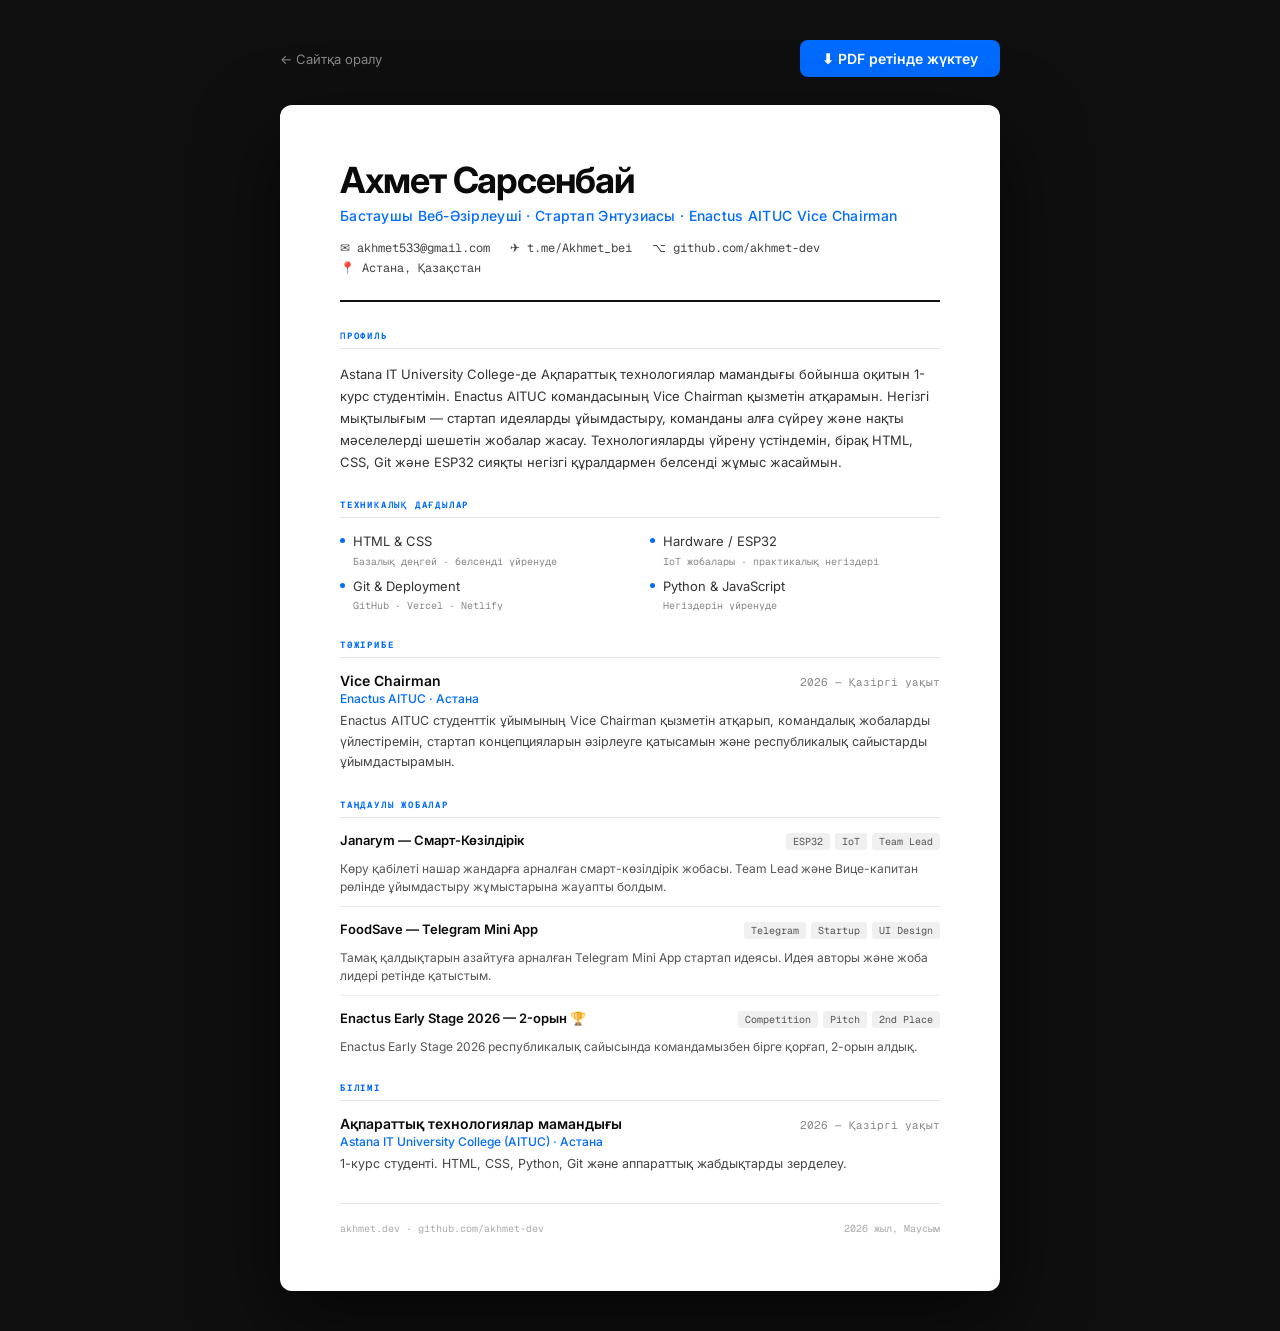
<file: resume.html>
<!DOCTYPE html>
<html lang="kk">
<head>
    <meta charset="UTF-8">
    <meta name="viewport" content="width=device-width, initial-scale=1.0">
    <title>Akhmet Sarsenbay — Түйіндеме / Resume</title>
    <link rel="preconnect" href="https://fonts.googleapis.com">
    <link rel="preconnect" href="https://fonts.gstatic.com" crossorigin>
    <link href="https://fonts.googleapis.com/css2?family=Inter:wght@300;400;500;600;700&family=Geist+Mono:wght@400;500;700&display=swap" rel="stylesheet">

    <style>
        /* ── SCREEN STYLES ── */
        * {
            box-sizing: border-box;
            margin: 0;
            padding: 0;
        }

        body {
            font-family: 'Inter', -apple-system, BlinkMacSystemFont, sans-serif;
            background: #0f0f0f;
            color: #e5e2e1;
            min-height: 100vh;
            display: flex;
            flex-direction: column;
            align-items: center;
            padding: 40px 20px;
            -webkit-font-smoothing: antialiased;
        }

        /* Top action bar */
        .action-bar {
            width: 100%;
            max-width: 720px;
            display: flex;
            justify-content: space-between;
            align-items: center;
            margin-bottom: 28px;
            gap: 12px;
        }

        .back-link {
            color: #888;
            font-size: 13px;
            text-decoration: none;
            display: flex;
            align-items: center;
            gap: 6px;
            transition: color 0.2s;
        }
        .back-link:hover { color: #fff; }

        .btn-download {
            background: #006bff;
            color: #fff;
            border: none;
            border-radius: 8px;
            padding: 10px 22px;
            font-size: 14px;
            font-weight: 600;
            font-family: 'Inter', sans-serif;
            cursor: pointer;
            display: flex;
            align-items: center;
            gap: 8px;
            transition: background 0.2s, transform 0.15s;
        }
        .btn-download:hover {
            background: #0059ec;
            transform: translateY(-1px);
        }
        .btn-download:active { transform: translateY(0); }

        /* Resume paper */
        .resume {
            width: 100%;
            max-width: 720px;
            background: #fff;
            color: #111;
            border-radius: 12px;
            padding: 56px 60px;
            box-shadow: 0 32px 80px rgba(0,0,0,0.6);
        }

        /* ── HEADER ── */
        .resume-header {
            border-bottom: 2px solid #111;
            padding-bottom: 24px;
            margin-bottom: 28px;
        }

        .resume-name {
            font-size: 36px;
            font-weight: 700;
            letter-spacing: -0.03em;
            line-height: 1.1;
            color: #0a0a0a;
        }

        .resume-role {
            font-size: 14px;
            font-weight: 500;
            color: #006bff;
            margin-top: 6px;
            letter-spacing: 0.02em;
        }

        .resume-contacts {
            display: flex;
            flex-wrap: wrap;
            gap: 4px 20px;
            margin-top: 16px;
        }

        .resume-contacts a,
        .resume-contacts span {
            font-size: 12px;
            color: #444;
            text-decoration: none;
            font-family: 'Geist Mono', monospace;
            display: flex;
            align-items: center;
            gap: 5px;
        }
        .resume-contacts a:hover { color: #006bff; }

        /* ── SECTIONS ── */
        .section {
            margin-bottom: 26px;
        }

        .section-label {
            font-family: 'Geist Mono', monospace;
            font-size: 9px;
            font-weight: 700;
            letter-spacing: 0.2em;
            text-transform: uppercase;
            color: #006bff;
            border-bottom: 1px solid #e5e5e5;
            padding-bottom: 6px;
            margin-bottom: 14px;
        }

        .section-text {
            font-size: 13px;
            line-height: 1.7;
            color: #333;
            font-weight: 400;
        }

        /* Skills grid */
        .skills-grid {
            display: grid;
            grid-template-columns: 1fr 1fr;
            gap: 8px 20px;
        }

        .skill-item {
            font-size: 13px;
            color: #333;
            display: flex;
            align-items: flex-start;
            gap: 8px;
            line-height: 1.5;
        }

        .skill-dot {
            width: 5px;
            height: 5px;
            min-width: 5px;
            border-radius: 50%;
            background: #006bff;
            margin-top: 6px;
        }

        .skill-level {
            font-family: 'Geist Mono', monospace;
            font-size: 10px;
            color: #888;
            margin-top: 2px;
            display: block;
        }

        /* Experience / Education block */
        .entry {
            margin-bottom: 16px;
        }

        .entry-header {
            display: flex;
            justify-content: space-between;
            align-items: baseline;
            gap: 8px;
            flex-wrap: wrap;
        }

        .entry-title {
            font-size: 14px;
            font-weight: 600;
            color: #0a0a0a;
        }

        .entry-date {
            font-family: 'Geist Mono', monospace;
            font-size: 11px;
            color: #888;
            white-space: nowrap;
        }

        .entry-org {
            font-size: 12px;
            color: #006bff;
            font-weight: 500;
            margin-top: 2px;
        }

        .entry-desc {
            font-size: 12.5px;
            color: #444;
            line-height: 1.65;
            margin-top: 5px;
        }

        /* Projects */
        .project-row {
            display: flex;
            justify-content: space-between;
            align-items: baseline;
            gap: 8px;
            margin-bottom: 10px;
            flex-wrap: wrap;
        }

        .project-name {
            font-size: 13px;
            font-weight: 600;
            color: #0a0a0a;
        }

        .project-tags {
            display: flex;
            gap: 5px;
            flex-wrap: wrap;
        }

        .project-tag {
            font-family: 'Geist Mono', monospace;
            font-size: 10px;
            background: #f0f0f0;
            color: #555;
            padding: 2px 7px;
            border-radius: 3px;
        }

        .project-desc {
            font-size: 12px;
            color: #555;
            line-height: 1.5;
            margin-top: 2px;
        }

        .divider {
            border: none;
            border-top: 1px solid #ebebeb;
            margin: 10px 0 14px;
        }

        /* Footer */
        .resume-footer {
            margin-top: 28px;
            padding-top: 18px;
            border-top: 1px solid #e5e5e5;
            display: flex;
            justify-content: space-between;
            align-items: center;
        }

        .resume-footer-note {
            font-family: 'Geist Mono', monospace;
            font-size: 10px;
            color: #aaa;
        }

        /* ── PRINT STYLES ── */
        @media print {
            body {
                background: #fff !important;
                padding: 0 !important;
                color: #111 !important;
            }

            .action-bar {
                display: none !important;
            }

            .resume {
                box-shadow: none !important;
                border-radius: 0 !important;
                padding: 40px 48px !important;
                max-width: 100% !important;
                width: 100% !important;
            }

            @page {
                margin: 0;
                size: A4 portrait;
            }
        }
    </style>
</head>
<body>

    <!-- Action Bar (hidden on print) -->
    <div class="action-bar">
        <a href="index.html" class="back-link">
            ← Сайтқа оралу
        </a>
        <button class="btn-download" onclick="window.print()">
            ⬇ PDF ретінде жүктеу
        </button>
    </div>

    <!-- Resume Paper -->
    <div class="resume">

        <!-- Header -->
        <div class="resume-header">
            <div class="resume-name">Ахмет Сарсенбай</div>
            <div class="resume-role">Бастаушы Веб-Әзірлеуші · Стартап Энтузиасы · Enactus AITUC Vice Chairman</div>
            <div class="resume-contacts">
                <a href="mailto:akhmet533@gmail.com">✉ akhmet533@gmail.com</a>
                <a href="https://t.me/Akhmet_bei" target="_blank">✈ t.me/Akhmet_bei</a>
                <a href="https://github.com/akhmet-dev" target="_blank">⌥ github.com/akhmet-dev</a>
                <span>📍 Астана, Қазақстан</span>
            </div>
        </div>

        <!-- Profile -->
        <div class="section">
            <div class="section-label">Профиль</div>
            <p class="section-text">
                Astana IT University College-де Ақпараттық технологиялар мамандығы бойынша оқитын 1-курс студентімін. Enactus AITUC командасының Vice Chairman қызметін атқарамын. Негізгі мықтылығым — стартап идеяларды ұйымдастыру, команданы алға сүйреу және нақты мәселелерді шешетін жобалар жасау. Технологияларды үйрену үстіндемін, бірақ HTML, CSS, Git және ESP32 сияқты негізгі құралдармен белсенді жұмыс жасаймын.
            </p>
        </div>

        <!-- Skills -->
        <div class="section">
            <div class="section-label">Техникалық Дағдылар</div>
            <div class="skills-grid">
                <div class="skill-item">
                    <div class="skill-dot"></div>
                    <div>
                        HTML &amp; CSS
                        <span class="skill-level">Базалық деңгей · белсенді үйренуде</span>
                    </div>
                </div>
                <div class="skill-item">
                    <div class="skill-dot"></div>
                    <div>
                        Hardware / ESP32
                        <span class="skill-level">IoT жобалары · практикалық негіздері</span>
                    </div>
                </div>
                <div class="skill-item">
                    <div class="skill-dot"></div>
                    <div>
                        Git &amp; Deployment
                        <span class="skill-level">GitHub · Vercel · Netlify</span>
                    </div>
                </div>
                <div class="skill-item">
                    <div class="skill-dot"></div>
                    <div>
                        Python &amp; JavaScript
                        <span class="skill-level">Негіздерін үйренуде</span>
                    </div>
                </div>
            </div>
        </div>

        <!-- Experience -->
        <div class="section">
            <div class="section-label">Тәжірибе</div>

            <div class="entry">
                <div class="entry-header">
                    <div class="entry-title">Vice Chairman</div>
                    <div class="entry-date">2026 — Қазіргі уақыт</div>
                </div>
                <div class="entry-org">Enactus AITUC · Астана</div>
                <div class="entry-desc">
                    Enactus AITUC студенттік ұйымының Vice Chairman қызметін атқарып, командалық жобаларды үйлестіремін, стартап концепцияларын әзірлеуге қатысамын және республикалық сайыстарды ұйымдастырамын.
                </div>
            </div>
        </div>

        <!-- Projects -->
        <div class="section">
            <div class="section-label">Таңдаулы Жобалар</div>

            <div class="project-row">
                <div class="project-name">Janarym — Смарт-Көзілдірік</div>
                <div class="project-tags">
                    <span class="project-tag">ESP32</span>
                    <span class="project-tag">IoT</span>
                    <span class="project-tag">Team Lead</span>
                </div>
            </div>
            <div class="project-desc">Көру қабілеті нашар жандарға арналған смарт-көзілдірік жобасы. Team Lead және Вице-капитан рөлінде ұйымдастыру жұмыстарына жауапты болдым.</div>

            <hr class="divider">

            <div class="project-row">
                <div class="project-name">FoodSave — Telegram Mini App</div>
                <div class="project-tags">
                    <span class="project-tag">Telegram</span>
                    <span class="project-tag">Startup</span>
                    <span class="project-tag">UI Design</span>
                </div>
            </div>
            <div class="project-desc">Тамақ қалдықтарын азайтуға арналған Telegram Mini App стартап идеясы. Идея авторы және жоба лидері ретінде қатыстым.</div>

            <hr class="divider">

            <div class="project-row">
                <div class="project-name">Enactus Early Stage 2026 — 2-орын 🏆</div>
                <div class="project-tags">
                    <span class="project-tag">Competition</span>
                    <span class="project-tag">Pitch</span>
                    <span class="project-tag">2nd Place</span>
                </div>
            </div>
            <div class="project-desc">Enactus Early Stage 2026 республикалық сайысында командамызбен бірге қорғап, 2-орын алдық.</div>
        </div>

        <!-- Education -->
        <div class="section">
            <div class="section-label">Білімі</div>
            <div class="entry">
                <div class="entry-header">
                    <div class="entry-title">Ақпараттық технологиялар мамандығы</div>
                    <div class="entry-date">2026 — Қазіргі уақыт</div>
                </div>
                <div class="entry-org">Astana IT University College (AITUC) · Астана</div>
                <div class="entry-desc">1-курс студенті. HTML, CSS, Python, Git және аппараттық жабдықтарды зерделеу.</div>
            </div>
        </div>

        <!-- Footer -->
        <div class="resume-footer">
            <span class="resume-footer-note">akhmet.dev · github.com/akhmet-dev</span>
            <span class="resume-footer-note">2026 жыл, Маусым</span>
        </div>

    </div>

    <script>
        // Auto-trigger print on page load for direct download flow
        // Only if opened with ?print=1 query param
        const params = new URLSearchParams(window.location.search);
        if (params.get("print") === "1") {
            window.addEventListener("load", () => {
                setTimeout(() => window.print(), 600);
            });
        }
    </script>
</body>
</html>
</file>
